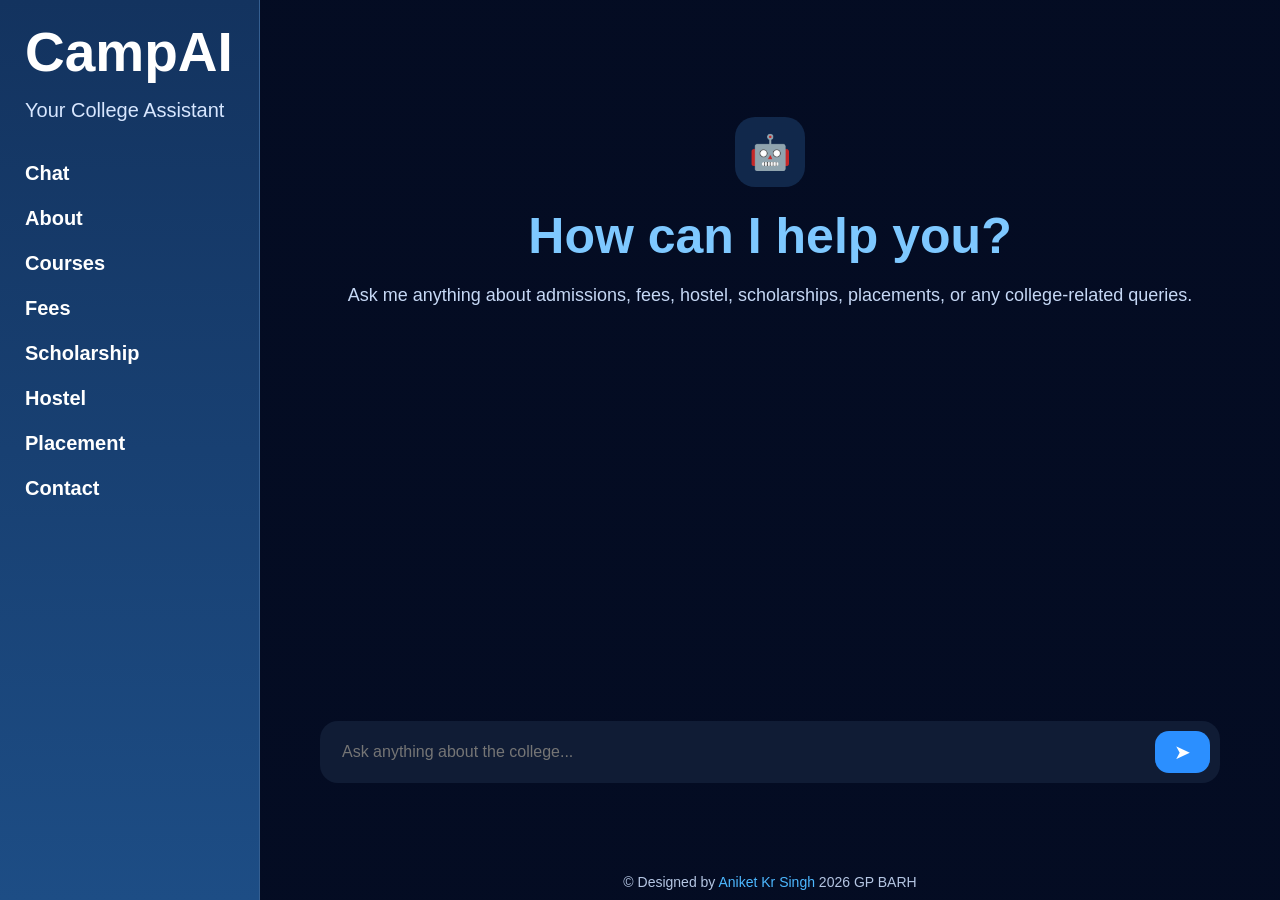
<file: index.html>
<!DOCTYPE html>
<html lang="en">

<head>

  <meta charset="UTF-8">

  <meta name="viewport"
        content="width=device-width, initial-scale=1.0">

  <title>CampusAI</title>

  <link rel="stylesheet" href="style.css">

</head>

<body>

<div class="main-container">

<!-- SIDEBAR -->

<div class="sidebar">

<h1>CampAI</h1>

<p>Your College Assistant</p>

<div class="menu">

<a href="index.html">Chat</a>
<a href="about.html">About</a>
<a href="course.html">Courses</a>
<a href="fee.html">Fees</a>
<a href="scholarship.html">Scholarship</a>
<a href="hostel.html">Hostel</a>
<a href="placement.html">Placement</a>
<a href="contact.html">Contact</a>

</div>

</div>

<!-- CHAT AREA -->

<div class="chat-section">

<div class="hero">

<div class="bot-icon">🤖</div>

<h1>How can I help you?</h1>

<p>
Ask me anything about admissions, fees,
hostel, scholarships, placements,
or any college-related queries.
</p>

</div>

<!-- CHAT BOX -->

<div class="chat-box" id="chatBox"></div>

<!-- INPUT -->

<div class="input-area">

<input
type="text"
id="userInput"
placeholder="Ask anything about the college..."
>

<button onclick="sendMessage()">➤</button>

</div>

<!-- FOOTER -->

<div class="footer">
© Designed by <span>Aniket Kr Singh</span> 2026
GP BARH
</div>

</div>

</div>

<script src="chatbotResponses.js"></script>
<script src="script.js"></script>

</body>
</file>
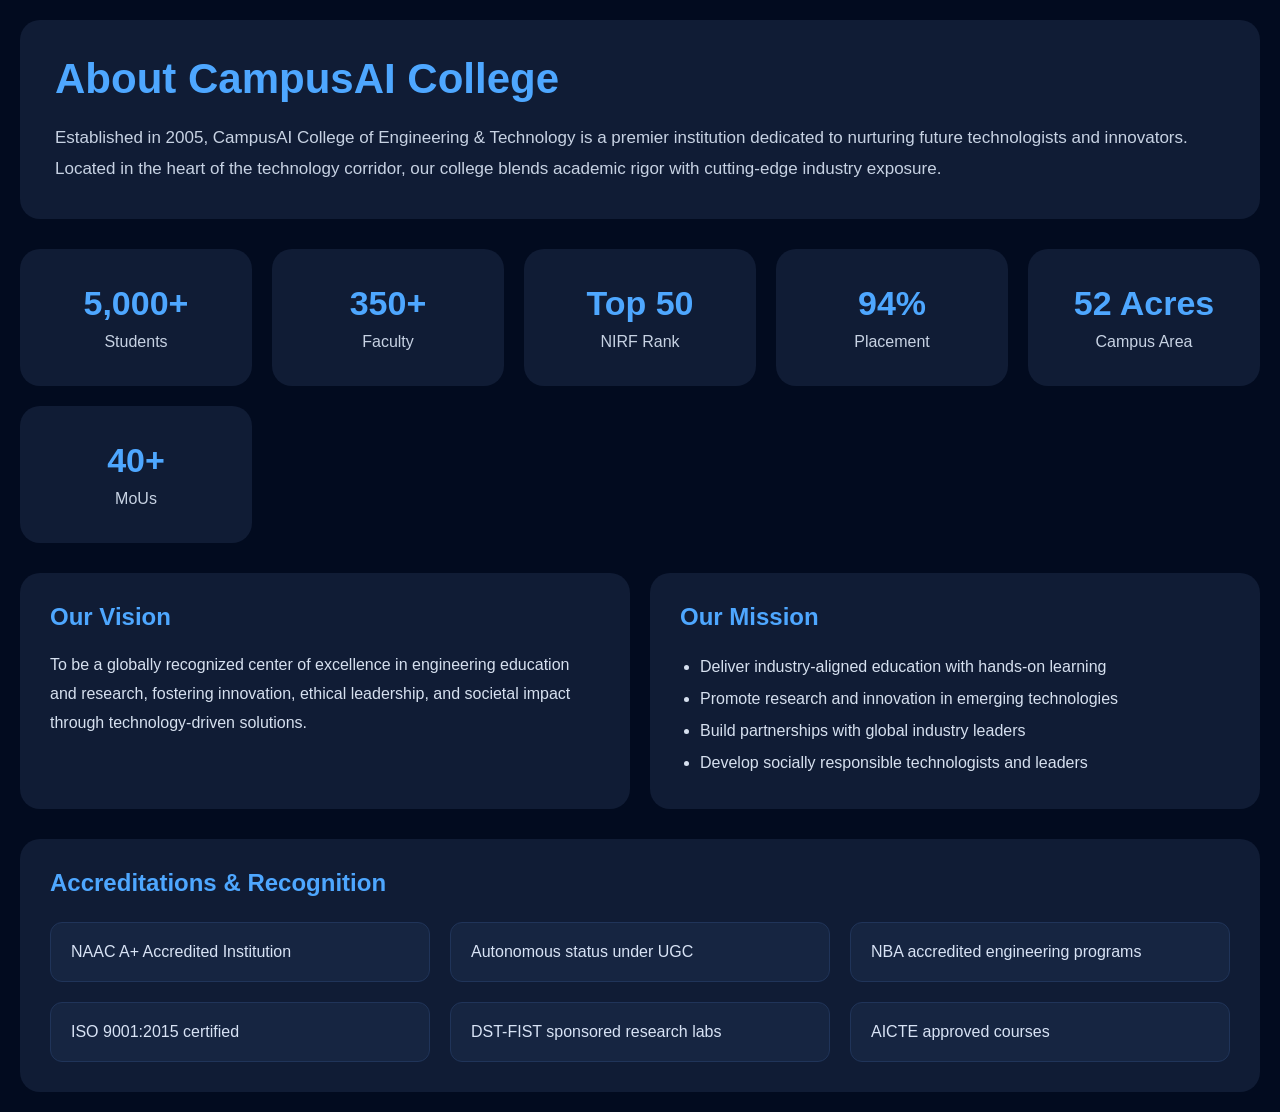
<file: about.html>
<!DOCTYPE html>
<html lang="en">

<head>
<meta charset="UTF-8">
<meta name="viewport" content="width=device-width, initial-scale=1.0">

<title>About CampusAI</title>

<link rel="stylesheet" href="about.css">

</head>

<body>

<div class="container">

<div class="top-box">

<h1>About CampusAI College</h1>

<p>
Established in 2005, CampusAI College of Engineering & Technology is a premier institution dedicated to nurturing future technologists and innovators.
Located in the heart of the technology corridor, our college blends academic rigor with cutting-edge industry exposure.
</p>

</div>

<div class="stats">

<div class="card">
<h2>5,000+</h2>
<p>Students</p>
</div>

<div class="card">
<h2>350+</h2>
<p>Faculty</p>
</div>

<div class="card">
<h2>Top 50</h2>
<p>NIRF Rank</p>
</div>

<div class="card">
<h2>94%</h2>
<p>Placement</p>
</div>

<div class="card">
<h2>52 Acres</h2>
<p>Campus Area</p>
</div>

<div class="card">
<h2>40+</h2>
<p>MoUs</p>
</div>

</div>

<div class="vision-mission">

<div class="box">

<h2>Our Vision</h2>

<p>
To be a globally recognized center of excellence in engineering education and research,
fostering innovation, ethical leadership, and societal impact through technology-driven solutions.
</p>

</div>

<div class="box">

<h2>Our Mission</h2>

<ul>
<li>Deliver industry-aligned education with hands-on learning</li>
<li>Promote research and innovation in emerging technologies</li>
<li>Build partnerships with global industry leaders</li>
<li>Develop socially responsible technologists and leaders</li>
</ul>

</div>

</div>

<div class="accreditation">

<h2>Accreditations & Recognition</h2>

<div class="accreditation-grid">

<div class="item">NAAC A+ Accredited Institution</div>
<div class="item">Autonomous status under UGC</div>
<div class="item">NBA accredited engineering programs</div>
<div class="item">ISO 9001:2015 certified</div>
<div class="item">DST-FIST sponsored research labs</div>
<div class="item">AICTE approved courses</div>

</div>

</div>

</div>

</body>
</html>
</file>
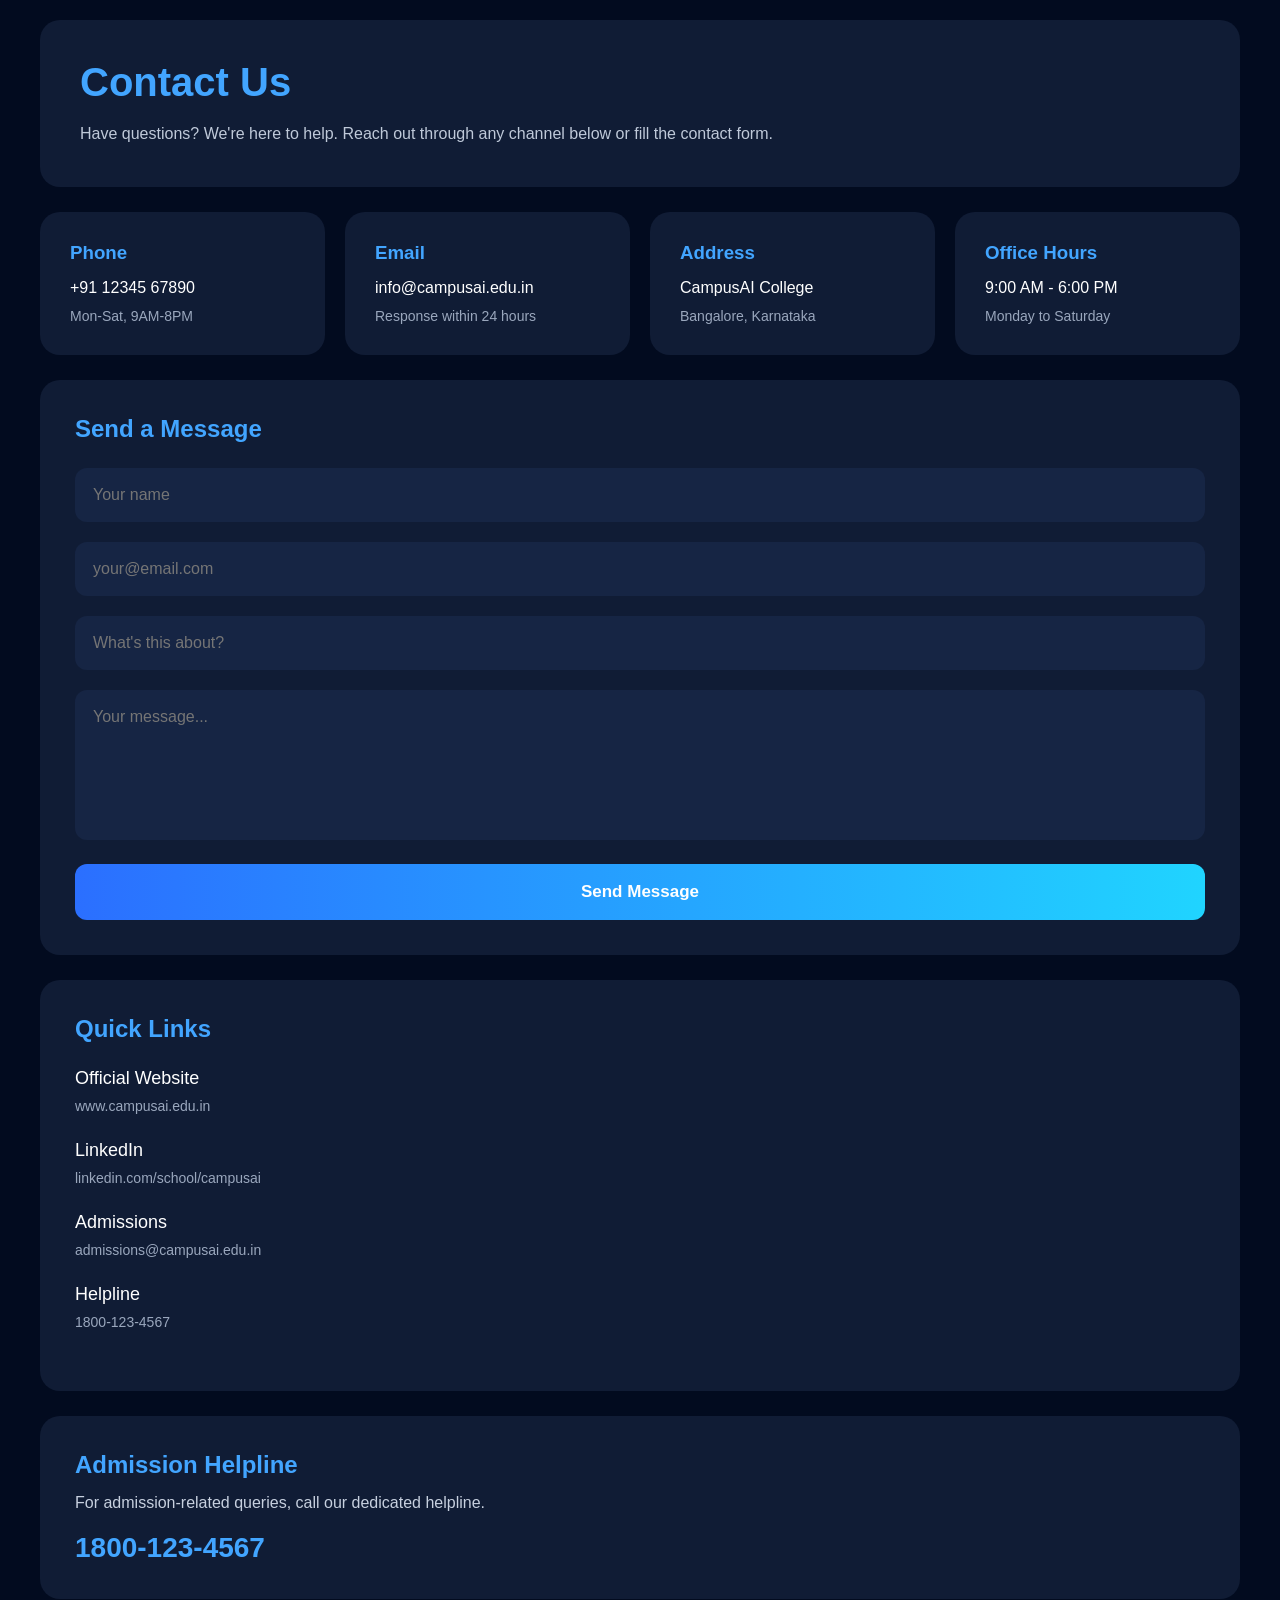
<file: contact.html>
<!DOCTYPE html>
<html lang="en">

<head>
<meta charset="UTF-8">
<meta name="viewport" content="width=device-width, initial-scale=1.0">
<title>Contact Us</title>

<link rel="stylesheet" href="contact.css">

</head>

<body>

<div class="container">

<div class="top-box">

<h1>Contact Us</h1>

<p>
Have questions? We're here to help.
Reach out through any channel below or fill the contact form.
</p>

</div>

<div class="info-grid">

<div class="info-card">
<h3>Phone</h3>
<p>+91 12345 67890</p>
<span>Mon-Sat, 9AM-8PM</span>
</div>

<div class="info-card">
<h3>Email</h3>
<p>info@campusai.edu.in</p>
<span>Response within 24 hours</span>
</div>

<div class="info-card">
<h3>Address</h3>
<p>CampusAI College</p>
<span>Bangalore, Karnataka</span>
</div>

<div class="info-card">
<h3>Office Hours</h3>
<p>9:00 AM - 6:00 PM</p>
<span>Monday to Saturday</span>
</div>

</div>

<div class="form-box">

<h2>Send a Message</h2>

<input type="text" placeholder="Your name">

<input type="email" placeholder="your@email.com">

<input type="text" placeholder="What's this about?">

<textarea placeholder="Your message..."></textarea>

<button>Send Message</button>

</div>

<div class="quick-links">

<h2>Quick Links</h2>

<div class="link-box">
<p>Official Website</p>
<span>www.campusai.edu.in</span>
</div>

<div class="link-box">
<p>LinkedIn</p>
<span>linkedin.com/school/campusai</span>
</div>

<div class="link-box">
<p>Admissions</p>
<span>admissions@campusai.edu.in</span>
</div>

<div class="link-box">
<p>Helpline</p>
<span>1800-123-4567</span>
</div>

</div>

<div class="bottom-box">

<h2>Admission Helpline</h2>

<p>
For admission-related queries,
call our dedicated helpline.
</p>

<h3>1800-123-4567</h3>

</div>

</div>

</body>
</html>
</file>
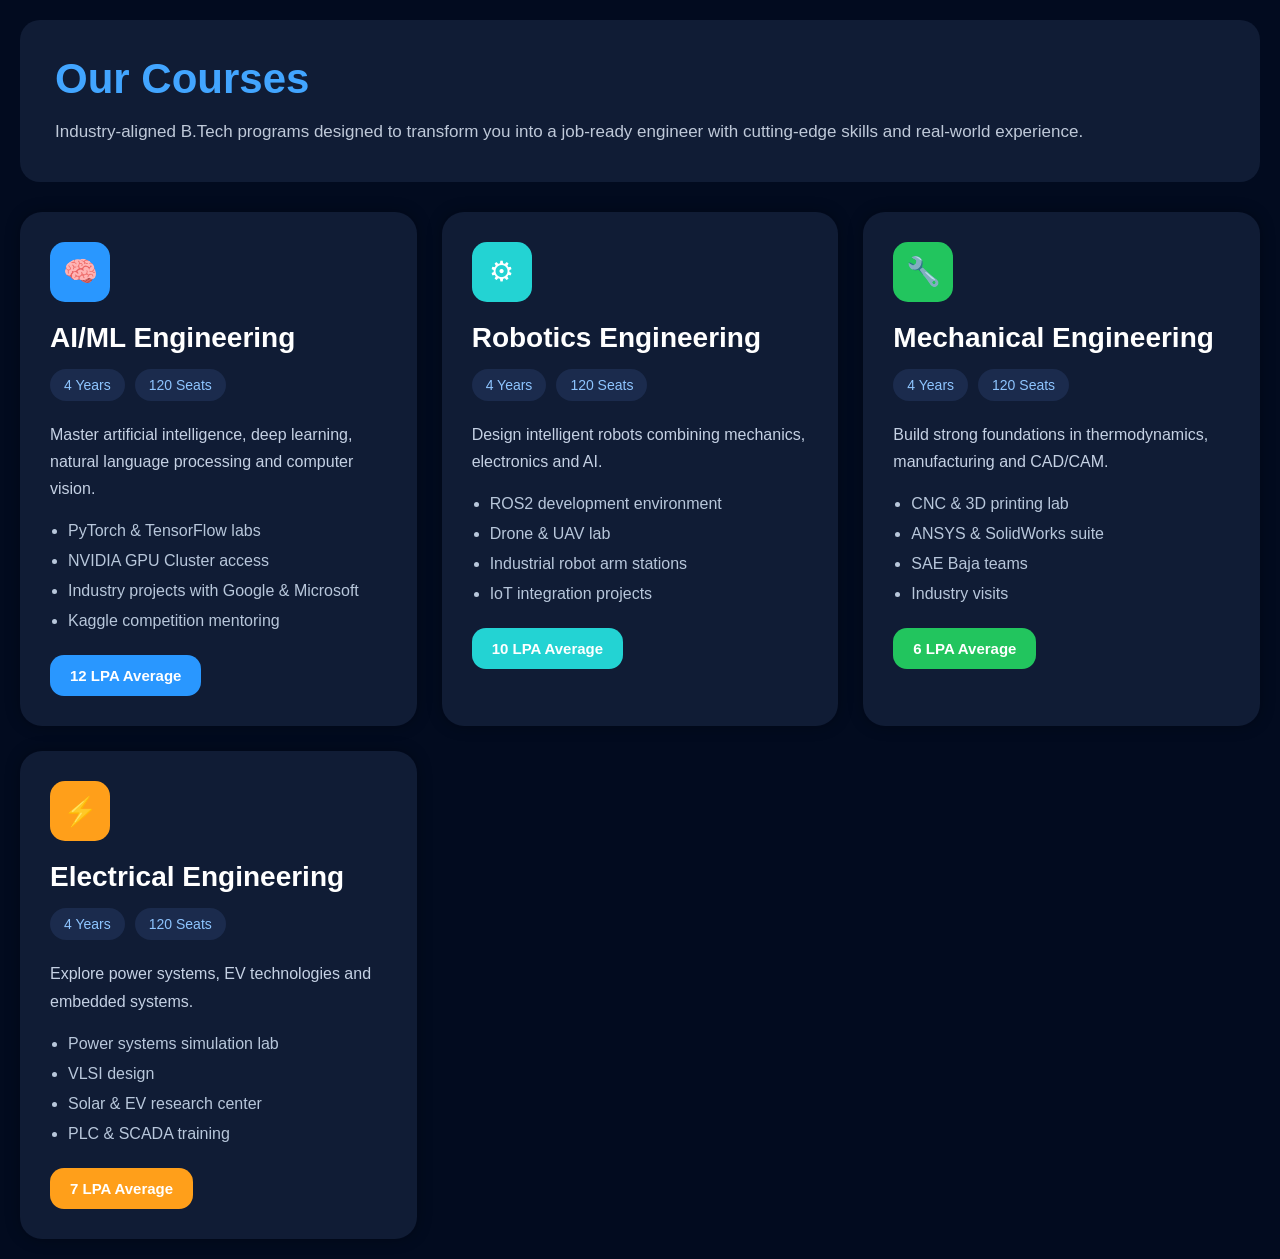
<file: course.html>
<!DOCTYPE html>
<html lang="en">

<head>
<meta charset="UTF-8">
<meta name="viewport" content="width=device-width, initial-scale=1.0">
<title>Courses</title>

<link rel="stylesheet" href="course.css">

</head>

<body>

<div class="container">

<div class="top-box">

<h1>Our Courses</h1>

<p>
Industry-aligned B.Tech programs designed to transform you
into a job-ready engineer with cutting-edge skills and
real-world experience.
</p>

</div>

<div class="course-grid">

<div class="course-card">

<div class="icon blue">🧠</div>

<h2>AI/ML Engineering</h2>

<div class="tags">
<span>4 Years</span>
<span>120 Seats</span>
</div>

<p class="desc">
Master artificial intelligence, deep learning,
natural language processing and computer vision.
</p>

<ul>
<li>PyTorch & TensorFlow labs</li>
<li>NVIDIA GPU Cluster access</li>
<li>Industry projects with Google & Microsoft</li>
<li>Kaggle competition mentoring</li>
</ul>

<div class="salary blue-btn">
12 LPA Average
</div>

</div>

<div class="course-card">

<div class="icon cyan">⚙</div>

<h2>Robotics Engineering</h2>

<div class="tags">
<span>4 Years</span>
<span>120 Seats</span>
</div>

<p class="desc">
Design intelligent robots combining mechanics,
electronics and AI.
</p>

<ul>
<li>ROS2 development environment</li>
<li>Drone & UAV lab</li>
<li>Industrial robot arm stations</li>
<li>IoT integration projects</li>
</ul>

<div class="salary cyan-btn">
10 LPA Average
</div>

</div>

<div class="course-card">

<div class="icon green">🔧</div>

<h2>Mechanical Engineering</h2>

<div class="tags">
<span>4 Years</span>
<span>120 Seats</span>
</div>

<p class="desc">
Build strong foundations in thermodynamics,
manufacturing and CAD/CAM.
</p>

<ul>
<li>CNC & 3D printing lab</li>
<li>ANSYS & SolidWorks suite</li>
<li>SAE Baja teams</li>
<li>Industry visits</li>
</ul>

<div class="salary green-btn">
6 LPA Average
</div>

</div>

<div class="course-card">

<div class="icon orange">⚡</div>

<h2>Electrical Engineering</h2>

<div class="tags">
<span>4 Years</span>
<span>120 Seats</span>
</div>

<p class="desc">
Explore power systems, EV technologies and
embedded systems.
</p>

<ul>
<li>Power systems simulation lab</li>
<li>VLSI design</li>
<li>Solar & EV research center</li>
<li>PLC & SCADA training</li>
</ul>

<div class="salary orange-btn">
7 LPA Average
</div>

</div>

</div>

</div>

</body>
</html>
</file>
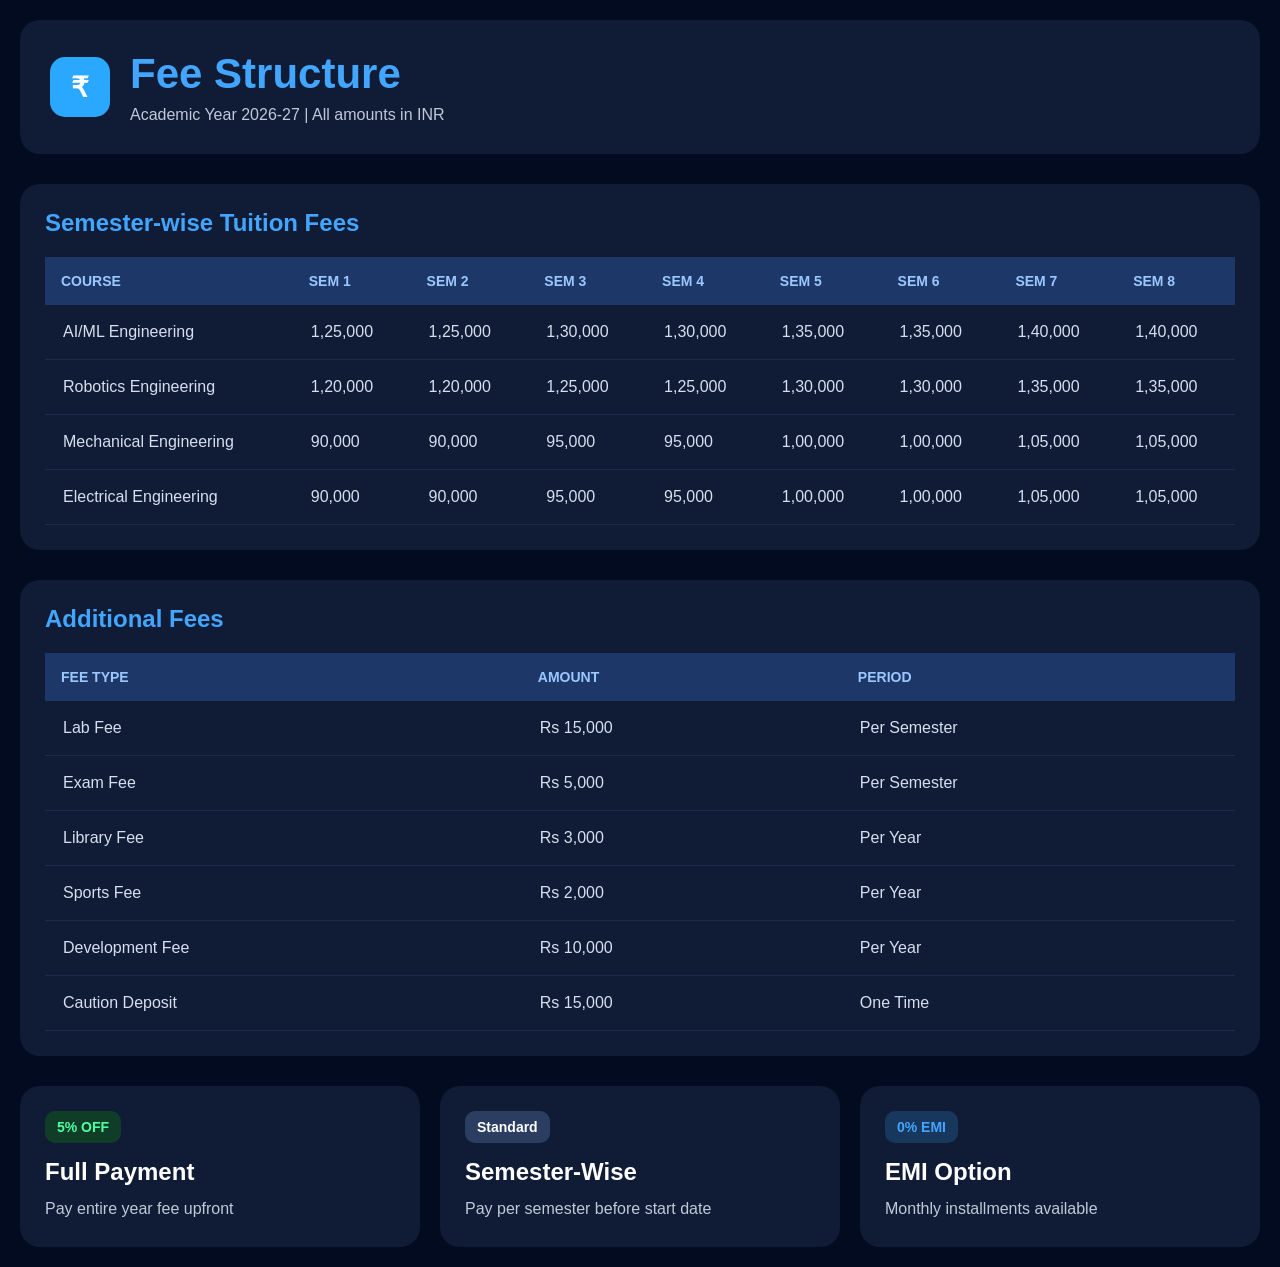
<file: fee.html>
<!DOCTYPE html>
<html lang="en">

<head>
<meta charset="UTF-8">
<meta name="viewport" content="width=device-width, initial-scale=1.0">

<title>Fee Structure</title>

<link rel="stylesheet" href="fee.css">

</head>

<body>

<div class="container">

<div class="top-box">

<div class="icon">₹</div>

<div>
<h1>Fee Structure</h1>
<p>Academic Year 2026-27 | All amounts in INR</p>
</div>

</div>

<div class="table-box">

<h2>Semester-wise Tuition Fees</h2>

<table>

<tr>
<th>COURSE</th>
<th>SEM 1</th>
<th>SEM 2</th>
<th>SEM 3</th>
<th>SEM 4</th>
<th>SEM 5</th>
<th>SEM 6</th>
<th>SEM 7</th>
<th>SEM 8</th>
</tr>

<tr>
<td>AI/ML Engineering</td>
<td>1,25,000</td>
<td>1,25,000</td>
<td>1,30,000</td>
<td>1,30,000</td>
<td>1,35,000</td>
<td>1,35,000</td>
<td>1,40,000</td>
<td>1,40,000</td>
</tr>

<tr>
<td>Robotics Engineering</td>
<td>1,20,000</td>
<td>1,20,000</td>
<td>1,25,000</td>
<td>1,25,000</td>
<td>1,30,000</td>
<td>1,30,000</td>
<td>1,35,000</td>
<td>1,35,000</td>
</tr>

<tr>
<td>Mechanical Engineering</td>
<td>90,000</td>
<td>90,000</td>
<td>95,000</td>
<td>95,000</td>
<td>1,00,000</td>
<td>1,00,000</td>
<td>1,05,000</td>
<td>1,05,000</td>
</tr>

<tr>
<td>Electrical Engineering</td>
<td>90,000</td>
<td>90,000</td>
<td>95,000</td>
<td>95,000</td>
<td>1,00,000</td>
<td>1,00,000</td>
<td>1,05,000</td>
<td>1,05,000</td>
</tr>

</table>

</div>

<div class="table-box">

<h2>Additional Fees</h2>

<table>

<tr>
<th>FEE TYPE</th>
<th>AMOUNT</th>
<th>PERIOD</th>
</tr>

<tr>
<td>Lab Fee</td>
<td>Rs 15,000</td>
<td>Per Semester</td>
</tr>

<tr>
<td>Exam Fee</td>
<td>Rs 5,000</td>
<td>Per Semester</td>
</tr>

<tr>
<td>Library Fee</td>
<td>Rs 3,000</td>
<td>Per Year</td>
</tr>

<tr>
<td>Sports Fee</td>
<td>Rs 2,000</td>
<td>Per Year</td>
</tr>

<tr>
<td>Development Fee</td>
<td>Rs 10,000</td>
<td>Per Year</td>
</tr>

<tr>
<td>Caution Deposit</td>
<td>Rs 15,000</td>
<td>One Time</td>
</tr>

</table>

</div>

<div class="cards">

<div class="pay-card green">
<h3>5% OFF</h3>
<h2>Full Payment</h2>
<p>Pay entire year fee upfront</p>
</div>

<div class="pay-card">
<h3>Standard</h3>
<h2>Semester-Wise</h2>
<p>Pay per semester before start date</p>
</div>

<div class="pay-card blue">
<h3>0% EMI</h3>
<h2>EMI Option</h2>
<p>Monthly installments available</p>
</div>

</div>

</div>

</body>
</html>
</file>
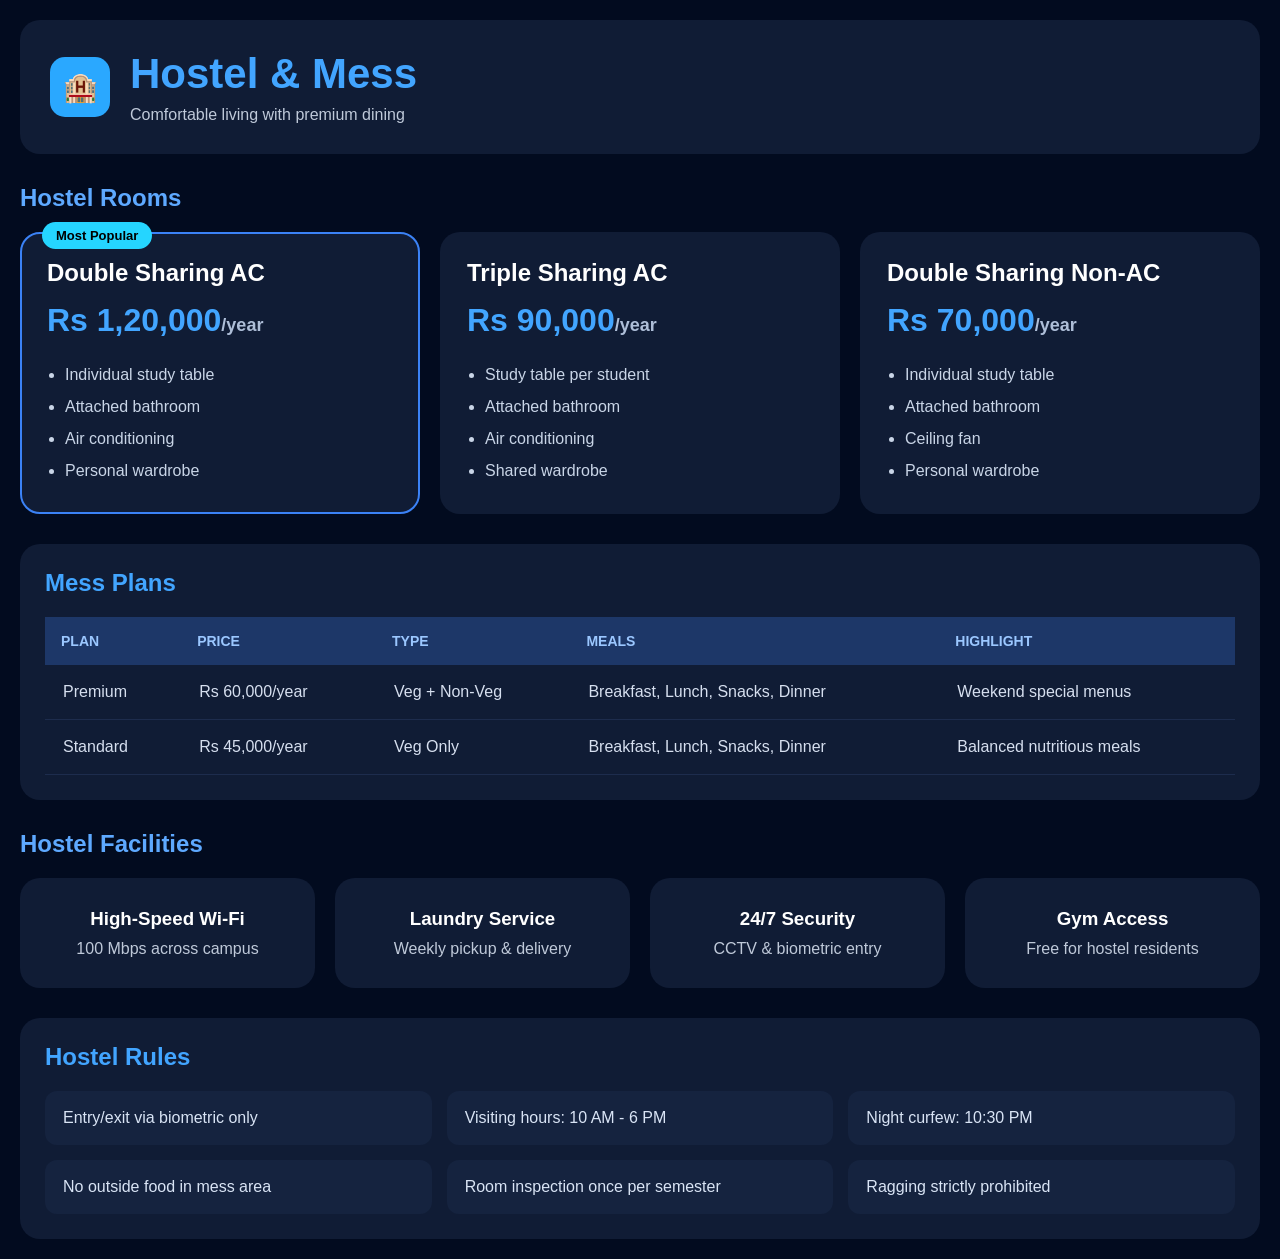
<file: hostel.html>
<!DOCTYPE html>
<html lang="en">

<head>
<meta charset="UTF-8">
<meta name="viewport" content="width=device-width, initial-scale=1.0">

<title>Hostel & Mess</title>

<link rel="stylesheet" href="hostel.css">

</head>

<body>

<div class="container">

<div class="top-box">

<div class="icon">🏨</div>

<div>
<h1>Hostel & Mess</h1>
<p>Comfortable living with premium dining</p>
</div>

</div>

<h2 class="section-title">Hostel Rooms</h2>

<div class="rooms">

<div class="room-card active">

<div class="tag">Most Popular</div>

<h2>Double Sharing AC</h2>

<h1>Rs 1,20,000<span>/year</span></h1>

<ul>
<li>Individual study table</li>
<li>Attached bathroom</li>
<li>Air conditioning</li>
<li>Personal wardrobe</li>
</ul>

</div>

<div class="room-card">

<h2>Triple Sharing AC</h2>

<h1>Rs 90,000<span>/year</span></h1>

<ul>
<li>Study table per student</li>
<li>Attached bathroom</li>
<li>Air conditioning</li>
<li>Shared wardrobe</li>
</ul>

</div>

<div class="room-card">

<h2>Double Sharing Non-AC</h2>

<h1>Rs 70,000<span>/year</span></h1>

<ul>
<li>Individual study table</li>
<li>Attached bathroom</li>
<li>Ceiling fan</li>
<li>Personal wardrobe</li>
</ul>

</div>

</div>

<div class="table-box">

<h2>Mess Plans</h2>

<table>

<tr>
<th>PLAN</th>
<th>PRICE</th>
<th>TYPE</th>
<th>MEALS</th>
<th>HIGHLIGHT</th>
</tr>

<tr>
<td>Premium</td>
<td>Rs 60,000/year</td>
<td>Veg + Non-Veg</td>
<td>Breakfast, Lunch, Snacks, Dinner</td>
<td>Weekend special menus</td>
</tr>

<tr>
<td>Standard</td>
<td>Rs 45,000/year</td>
<td>Veg Only</td>
<td>Breakfast, Lunch, Snacks, Dinner</td>
<td>Balanced nutritious meals</td>
</tr>

</table>

</div>

<h2 class="section-title">Hostel Facilities</h2>

<div class="facilities">

<div class="facility-card">
<h3>High-Speed Wi-Fi</h3>
<p>100 Mbps across campus</p>
</div>

<div class="facility-card">
<h3>Laundry Service</h3>
<p>Weekly pickup & delivery</p>
</div>

<div class="facility-card">
<h3>24/7 Security</h3>
<p>CCTV & biometric entry</p>
</div>

<div class="facility-card">
<h3>Gym Access</h3>
<p>Free for hostel residents</p>
</div>

</div>

<div class="rules-box">

<h2>Hostel Rules</h2>

<div class="rules">

<div class="rule">Entry/exit via biometric only</div>
<div class="rule">Visiting hours: 10 AM - 6 PM</div>
<div class="rule">Night curfew: 10:30 PM</div>
<div class="rule">No outside food in mess area</div>
<div class="rule">Room inspection once per semester</div>
<div class="rule">Ragging strictly prohibited</div>

</div>

</div>

</div>

</body>
</html>
</file>
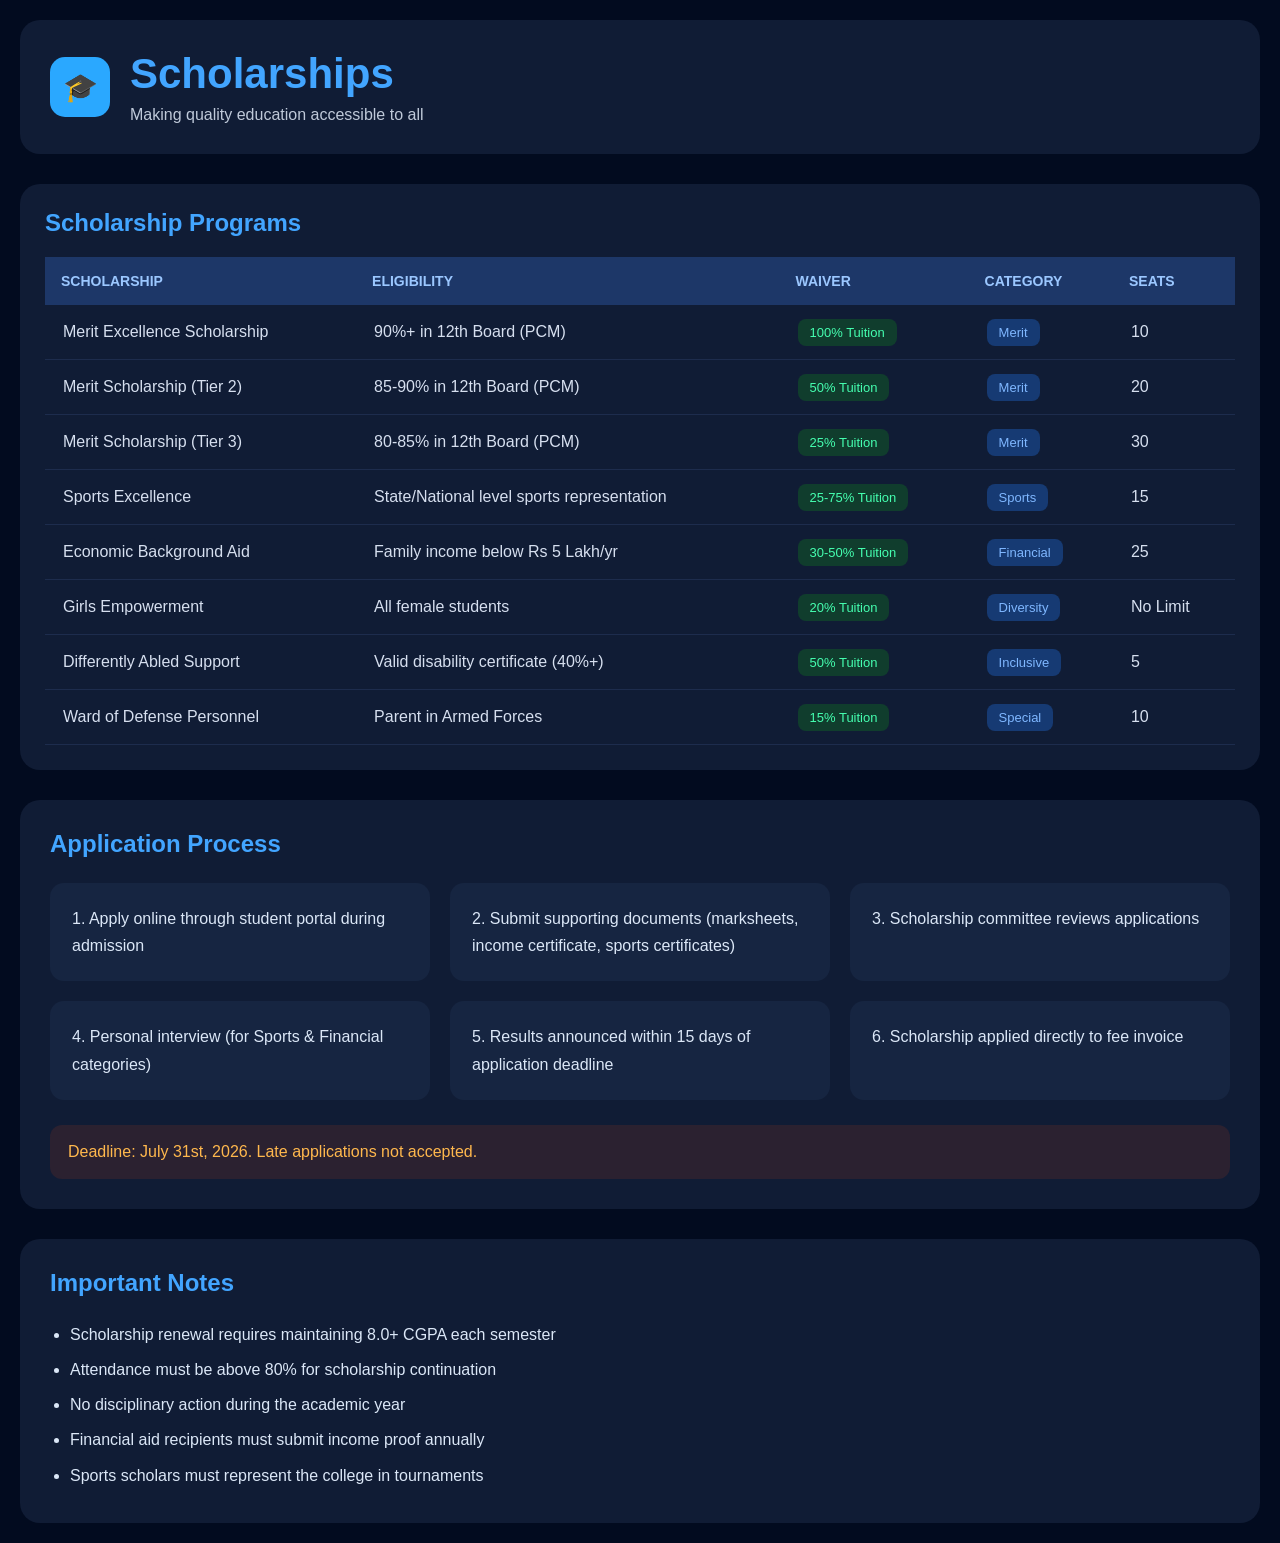
<file: scholarship.html>
<!DOCTYPE html>
<html lang="en">

<head>
<meta charset="UTF-8">
<meta name="viewport" content="width=device-width, initial-scale=1.0">

<title>Scholarships</title>

<link rel="stylesheet" href="scholarship.css">

</head>

<body>

<div class="container">

<div class="top-box">

<div class="icon">🎓</div>

<div>
<h1>Scholarships</h1>
<p>Making quality education accessible to all</p>
</div>

</div>

<div class="table-box">

<h2>Scholarship Programs</h2>

<table>

<tr>
<th>SCHOLARSHIP</th>
<th>ELIGIBILITY</th>
<th>WAIVER</th>
<th>CATEGORY</th>
<th>SEATS</th>
</tr>

<tr>
<td>Merit Excellence Scholarship</td>
<td>90%+ in 12th Board (PCM)</td>
<td><span class="green">100% Tuition</span></td>
<td><span class="blue">Merit</span></td>
<td>10</td>
</tr>

<tr>
<td>Merit Scholarship (Tier 2)</td>
<td>85-90% in 12th Board (PCM)</td>
<td><span class="green">50% Tuition</span></td>
<td><span class="blue">Merit</span></td>
<td>20</td>
</tr>

<tr>
<td>Merit Scholarship (Tier 3)</td>
<td>80-85% in 12th Board (PCM)</td>
<td><span class="green">25% Tuition</span></td>
<td><span class="blue">Merit</span></td>
<td>30</td>
</tr>

<tr>
<td>Sports Excellence</td>
<td>State/National level sports representation</td>
<td><span class="green">25-75% Tuition</span></td>
<td><span class="blue">Sports</span></td>
<td>15</td>
</tr>

<tr>
<td>Economic Background Aid</td>
<td>Family income below Rs 5 Lakh/yr</td>
<td><span class="green">30-50% Tuition</span></td>
<td><span class="blue">Financial</span></td>
<td>25</td>
</tr>

<tr>
<td>Girls Empowerment</td>
<td>All female students</td>
<td><span class="green">20% Tuition</span></td>
<td><span class="blue">Diversity</span></td>
<td>No Limit</td>
</tr>

<tr>
<td>Differently Abled Support</td>
<td>Valid disability certificate (40%+)</td>
<td><span class="green">50% Tuition</span></td>
<td><span class="blue">Inclusive</span></td>
<td>5</td>
</tr>

<tr>
<td>Ward of Defense Personnel</td>
<td>Parent in Armed Forces</td>
<td><span class="green">15% Tuition</span></td>
<td><span class="blue">Special</span></td>
<td>10</td>
</tr>

</table>

</div>

<div class="process-box">

<h2>Application Process</h2>

<div class="process-grid">

<div class="step">1. Apply online through student portal during admission</div>

<div class="step">2. Submit supporting documents (marksheets, income certificate, sports certificates)</div>

<div class="step">3. Scholarship committee reviews applications</div>

<div class="step">4. Personal interview (for Sports & Financial categories)</div>

<div class="step">5. Results announced within 15 days of application deadline</div>

<div class="step">6. Scholarship applied directly to fee invoice</div>

</div>

<div class="deadline">
Deadline: July 31st, 2026. Late applications not accepted.
</div>

</div>

<div class="notes-box">

<h2>Important Notes</h2>

<ul>
<li>Scholarship renewal requires maintaining 8.0+ CGPA each semester</li>
<li>Attendance must be above 80% for scholarship continuation</li>
<li>No disciplinary action during the academic year</li>
<li>Financial aid recipients must submit income proof annually</li>
<li>Sports scholars must represent the college in tournaments</li>
</ul>

</div>

</div>

</body>
</html>
</file>
<file: style.css>
*{
margin:0;
padding:0;
box-sizing:border-box;
font-family:Arial;
}

body{
background:#020b1f;
color:white;
height:100vh;
overflow:hidden;
}

.main-container{
display:flex;
height:100vh;
}

/* SIDEBAR */

.sidebar{
width:260px;
background:linear-gradient(to bottom,#13335f,#1d4d85);
padding:20px 25px;
border-right:1px solid #355f91;
}

.sidebar h1{
font-size:55px;
margin-bottom:15px;
color:white;
}

.sidebar p{
color:#d8e7ff;
margin-bottom:40px;
font-size:20px;
}

.menu{
display:flex;
flex-direction:column;
gap:22px;
}

.menu a{
text-decoration:none;
color:white;
font-size:20px;
font-weight:bold;
transition:0.3s;
}

.menu a:hover{
color:#4db8ff;
padding-left:10px;
}

/* CHAT SECTION */

.chat-section{
flex:1;
display:flex;
flex-direction:column;
justify-content:center;
align-items:center;
padding: 20px;
background:
linear-gradient(rgba(4,12,35,0.92),rgba(4,12,35,0.92)),
url('https://images.unsplash.com/photo-1516321318423-f06f85e504b3?q=80&w=2070');
background-size:cover;
background-position:center;
position:relative;
}

/* HERO */

.hero{
text-align:center;
margin-bottom:40px;
}

.bot-icon{
width:70px;
height:70px;
background:#11284b;
border-radius:20px;
display:flex;
align-items:center;
justify-content:center;
font-size:34px;
margin:auto;
margin-bottom:20px;
}

.hero h1{
font-size:50px;
margin-bottom:15px;
color:#7ec8ff;
}

.hero p{
font-size:18px;
color:#c6d8f5;
line-height:1.7;
}

/* QUICK BUTTONS */

.quick-buttons{
display:grid;
grid-template-columns:repeat(2,280px);
gap:15px;
margin-bottom:40px;
}

.quick-buttons button{
background:#101c35;
border:none;
padding:18px;
border-radius:16px;
color:white;
font-size:15px;
cursor:pointer;
transition:0.3s;
}

.quick-buttons button:hover{
background:#1f3c68;
transform:translateY(-3px);
}

/* CHAT BOX */

.chat-box{
width:100%;
max-width:900px;
height:350px;
overflow-y:auto;
margin-bottom:20px;
padding: 10px;
display: flex;
flex-direction: column;
gap: 15px;
}

/* INPUT AREA */

.input-area{
width:100%;
max-width:900px;
display:flex;
background:#101c35;
border-radius:18px;
padding:10px;
}

.input-area input{
flex:1;
background:transparent;
border:none;
outline:none;
color:white;
font-size:16px;
padding:12px;
}

.input-area button{
width:55px;
border:none;
background:#2b8fff;
color:white;
border-radius:14px;
font-size:20px;
cursor:pointer;
}

/* FOOTER */

.footer{
position:absolute;
bottom:10px;
left:50%;
transform:translateX(-50%);
font-size:14px;
color:#b5c6e3;
}

.footer span{
color:#4db8ff;
}

/* MOBILE */

@media(max-width:900px){

.main-container{
flex-direction:column;
}

.sidebar{
width:100%;
height:auto;
}

.quick-buttons{
grid-template-columns:1fr;
width:100%;
}

.hero h1{
font-size:38px;
}

}

/* CHAT MESSAGES */

.message{
padding:14px 18px;
margin-bottom:15px;
border-radius:15px;
max-width:75%;
line-height:1.6;
font-size:15px;
}

.user-message{
background:#2b8fff;
margin-left:auto;
color:white;
}

.bot-message{
background:#101c35;
color:#dce9ff;
border:1px solid #23456f;
}

/* SCROLL */

.chat-box::-webkit-scrollbar{
width:6px;
}

.chat-box::-webkit-scrollbar-thumb{
background:#2b8fff;
border-radius:20px;
}
</file>
<file: about.css>
*{
margin:0;
padding:0;
box-sizing:border-box;
font-family:Arial;
}

body{
background:#020b1f;
color:white;
padding:20px;
}

.container{
max-width:1400px;
margin:auto;
}

.top-box{
background:#101c35;
padding:35px;
border-radius:20px;
margin-bottom:30px;
}

.top-box h1{
font-size:42px;
color:#4ea7ff;
margin-bottom:20px;
}

.top-box p{
line-height:1.8;
color:#c7d2e3;
font-size:17px;
}

.stats{
display:grid;
grid-template-columns:repeat(auto-fit,minmax(220px,1fr));
gap:20px;
margin-bottom:30px;
}

.card{
background:#101c35;
padding:35px;
border-radius:20px;
text-align:center;
}

.card h2{
font-size:34px;
color:#4ea7ff;
margin-bottom:10px;
}

.card p{
color:#c7d2e3;
}

.vision-mission{
display:grid;
grid-template-columns:repeat(auto-fit,minmax(350px,1fr));
gap:20px;
margin-bottom:30px;
}

.box{
background:#101c35;
padding:30px;
border-radius:20px;
}

.box h2{
margin-bottom:20px;
color:#4ea7ff;
}

.box p{
line-height:1.8;
color:#d6e0ef;
}

.box ul{
padding-left:20px;
line-height:2;
color:#d6e0ef;
}

.accreditation{
background:#101c35;
padding:30px;
border-radius:20px;
}

.accreditation h2{
margin-bottom:25px;
color:#4ea7ff;
}

.accreditation-grid{
display:grid;
grid-template-columns:repeat(auto-fit,minmax(300px,1fr));
gap:20px;
}

.item{
background:#162541;
padding:20px;
border-radius: 12px;
color: #d8e3f5;
border: 1px solid #203459;}
</file>
<file: contact.css>
*{
margin:0;
padding:0;
box-sizing:border-box;
font-family:Arial;
}

body{
background:#020b1f;
color:white;
padding:20px;
}

.container{
max-width:1200px;
margin:auto;
}

.top-box{
background:#101c35;
padding:40px;
border-radius:20px;
margin-bottom:25px;
}

.top-box h1{
font-size:40px;
color:#42a5ff;
margin-bottom:15px;
}

.top-box p{
color:#bfc9d9;
line-height:1.7;
}

.info-grid{
display:grid;
grid-template-columns:repeat(auto-fit,minmax(220px,1fr));
gap:20px;
margin-bottom:25px;
}

.info-card{
background:#101c35;
padding:30px;
border-radius:20px;
}

.info-card h3{
color:#42a5ff;
margin-bottom:15px;
}

.info-card p{
margin-bottom:10px;
}

.info-card span{
color:#9aa7bd;
font-size:14px;
}

.form-box{
background:#101c35;
padding:35px;
border-radius:20px;
margin-bottom:25px;
}

.form-box h2{
color:#42a5ff;
margin-bottom:25px;
}

.form-box input,
.form-box textarea{
width:100%;
background:#162544;
border:none;
outline:none;
padding:18px;
border-radius:12px;
margin-bottom:20px;
color:white;
font-size:16px;
}

.form-box textarea{
height:150px;
resize:none;
}

.form-box button{
width:100%;
padding:18px;
border:none;
border-radius:12px;
background:linear-gradient(90deg,#2b6fff,#20d4ff);
color:white;
font-size:17px;
font-weight:bold;
cursor:pointer;
}

.quick-links{
background:#101c35;
padding:35px;
border-radius:20px;
margin-bottom:25px;
}

.quick-links h2{
color:#42a5ff;
margin-bottom:25px;
}

.link-box{
margin-bottom:25px;
}

.link-box p{
font-size:18px;
margin-bottom:8px;
}

.link-box span{
color:#9aa7bd;
font-size:14px;
}

.bottom-box{
background:#101c35;
padding:35px;
border-radius:20px;
}

.bottom-box h2{
color:#42a5ff;
margin-bottom:15px;
}

.bottom-box p{
color:#c7d0df;
margin-bottom:20px;
}

.bottom-box h3{
color:#42a5ff;
font-size:28px;
}
</file>
<file: course.css>
*{
margin:0;
padding:0;
box-sizing:border-box;
font-family:Arial;
}

body{
background:#020b1f;
color:white;
padding:20px;
}

.container{
max-width:1300px;
margin:auto;
}

.top-box{
background:#101c35;
padding:35px;
border-radius:20px;
margin-bottom:30px;
}

.top-box h1{
font-size:42px;
color:#42a5ff;
margin-bottom:15px;
}

.top-box p{
color:#bfc9d9;
line-height:1.7;
font-size:17px;
}

.course-grid{
display:grid;
grid-template-columns:repeat(auto-fit,minmax(320px,1fr));
gap:25px;
}

.course-card{
background:#101c35;
padding:30px;
border-radius:22px;
box-shadow:0 0 15px rgba(0,0,0,0.3);
}

.icon{
width:60px;
height:60px;
border-radius:15px;
display:flex;
align-items:center;
justify-content:center;
font-size:28px;
margin-bottom:20px;
}

.blue{
background:#2997ff;
}

.cyan{
background:#23d3d3;
}

.green{
background:#22c55e;
}

.orange{
background:#ff9f1a;
}

.course-card h2{
margin-bottom:15px;
font-size:28px;
}

.tags{
display:flex;
gap:10px;
margin-bottom:20px;
}

.tags span{
background:#1b2b4d;
padding:8px 14px;
border-radius:20px;
font-size:14px;
color:#8ec5ff;
}

.desc{
color:#c5d1e4;
line-height:1.7;
margin-bottom:20px;
}

.course-card ul{
padding-left:18px;
margin-bottom:25px;
}

.course-card ul li{
margin-bottom:12px;
color:#b8c7db;
}

.salary{
display:inline-block;
padding:12px 20px;
border-radius:14px;
font-weight:bold;
font-size:15px;
}

.blue-btn{
background:#2997ff;
}

.cyan-btn{
background:#23d3d3;
}

.green-btn{
background:#22c55e;
}

.orange-btn{
background:#ff9f1a;
}
</file>
<file: fee.css>
*{
margin:0;
padding:0;
box-sizing:border-box;
font-family:Arial;
}

body{
background:#020b1f;
color:white;
padding:20px;
}

.container{
max-width:1400px;
margin:auto;
}

.top-box{
background:#101c35;
padding:30px;
border-radius:20px;
display:flex;
align-items:center;
gap:20px;
margin-bottom:30px;
}

.icon{
width:60px;
height:60px;
background:#2aa8ff;
border-radius:15px;
display:flex;
align-items:center;
justify-content:center;
font-size:28px;
font-weight:bold;
}

.top-box h1{
font-size:42px;
color:#42a5ff;
margin-bottom:8px;
}

.top-box p{
color:#bfc9d9;
}

.table-box{
background:#101c35;
padding:25px;
border-radius:20px;
margin-bottom:30px;
overflow:auto;
}

.table-box h2{
margin-bottom:20px;
color:#42a5ff;
}

table{
width:100%;
border-collapse:collapse;
min-width:900px;
}

th{
background:#1d3768;
padding:16px;
text-align:left;
color:#9bc7ff;
font-size:14px;
}

td{
padding:18px;
border-bottom:1px solid #1d2c4d;
color:#d6dfef;
}

.cards{
display:grid;
grid-template-columns:repeat(auto-fit,minmax(250px,1fr));
gap:20px;
}

.pay-card{
background:#101c35;
padding:25px;
border-radius:20px;
}

.pay-card h3{
display:inline-block;
background:#2b3d60;
padding:8px 12px;
border-radius:10px;
font-size:14px;
margin-bottom:15px;
}

.pay-card h2{
margin-bottom:10px;
}

.pay-card p{
color:#bfc9d9;
line-height:1.6;
}

.green h3{
background:#103d28;
color:#4dff9e;
}

.blue h3{
background:#17375c;
color:#42a5ff;
}
</file>
<file: hostel.css>
*{
margin:0;
padding:0;
box-sizing:border-box;
font-family:Arial;
}

body{
background:#020b1f;
color:white;
padding:20px;
}

.container{
max-width:1400px;
margin:auto;
}

.top-box{
background:#101c35;
padding:30px;
border-radius:20px;
display:flex;
align-items:center;
gap:20px;
margin-bottom:30px;
}

.icon{
width:60px;
height:60px;
background:#2aa8ff;
border-radius:15px;
display:flex;
align-items:center;
justify-content:center;
font-size:28px;
}

.top-box h1{
font-size:42px;
color:#42a5ff;
margin-bottom:8px;
}

.top-box p{
color:#bfc9d9;
}

.section-title{
margin:20px 0;
color:#5ea9ff;
}

.rooms{
display:grid;
grid-template-columns:repeat(auto-fit,minmax(280px,1fr));
gap:20px;
margin-bottom:30px;
}

.room-card{
background:#101c35;
padding:25px;
border-radius:20px;
position:relative;
border:2px solid transparent;
}

.room-card.active{
border:2px solid #3b82f6;
}

.tag{
position:absolute;
top:-12px;
left:20px;
background:#25d5ff;
color:#000;
padding:6px 14px;
border-radius:20px;
font-size:13px;
font-weight:bold;
}

.room-card h2{
margin-bottom:15px;
}

.room-card h1{
color:#42a5ff;
margin-bottom:20px;
}

.room-card span{
font-size:18px;
color:#aebed8;
}

.room-card ul{
padding-left:18px;
line-height:2;
color:#c9d5e7;
}

.table-box{
background:#101c35;
padding:25px;
border-radius:20px;
margin-bottom:30px;
overflow:auto;
}

.table-box h2{
margin-bottom:20px;
color:#42a5ff;
}

table{
width:100%;
border-collapse:collapse;
min-width:900px;
}

th{
background:#1d3768;
padding:16px;
text-align:left;
color:#9bc7ff;
font-size:14px;
}

td{
padding:18px;
border-bottom:1px solid #1d2c4d;
color:#d6dfef;
}

.facilities{
display:grid;
grid-template-columns:repeat(auto-fit,minmax(220px,1fr));
gap:20px;
margin-bottom:30px;
}

.facility-card{
background:#101c35;
padding:30px;
border-radius:20px;
text-align:center;
}

.facility-card h3{
margin-bottom:10px;
}

.facility-card p{
color:#bfc9d9;
}

.rules-box{
background:#101c35;
padding:25px;
border-radius:20px;
}

.rules-box h2{
margin-bottom:20px;
color:#42a5ff;
}

.rules{
display:grid;
grid-template-columns:repeat(auto-fit,minmax(300px,1fr));
gap:15px;
}

.rule{
background:#15233f;
padding:18px;
border-radius:12px;
color:#d9e4f5;
}
</file>
<file: scholarship.css>
*{
margin:0;
padding:0;
box-sizing:border-box;
font-family:Arial;
}

body{
background:#020b1f;
color:white;
padding:20px;
}

.container{
max-width:1400px;
margin:auto;
}

.top-box{
background:#101c35;
padding:30px;
border-radius:20px;
display:flex;
align-items:center;
gap:20px;
margin-bottom:30px;
}

.icon{
width:60px;
height:60px;
background:#2aa8ff;
border-radius:15px;
display:flex;
align-items:center;
justify-content:center;
font-size:28px;
}

.top-box h1{
font-size:42px;
color:#42a5ff;
margin-bottom:8px;
}

.top-box p{
color:#bfc9d9;
}

.table-box{
background:#101c35;
padding:25px;
border-radius:20px;
margin-bottom:30px;
overflow:auto;
}

.table-box h2{
margin-bottom:20px;
color:#42a5ff;
}

table{
width:100%;
border-collapse:collapse;
min-width:1000px;
}

th{
background:#1d3768;
padding:16px;
text-align:left;
color:#9bc7ff;
font-size:14px;
}

td{
padding:18px;
border-bottom:1px solid #1d2c4d;
color:#d6dfef;
}

.green{
background:#103d2d;
padding:6px 12px;
border-radius:8px;
color:#45ffb0;
font-size:13px;
}

.blue{
background:#163a73;
padding:6px 12px;
border-radius:8px;
color:#7fb7ff;
font-size:13px;
}

.process-box{
background:#101c35;
padding:30px;
border-radius:20px;
margin-bottom:30px;
}

.process-box h2{
margin-bottom:25px;
color:#42a5ff;
}

.process-grid{
display:grid;
grid-template-columns:repeat(auto-fit,minmax(300px,1fr));
gap:20px;
margin-bottom:25px;
}

.step{
background:#162541;
padding:22px;
border-radius:14px;
line-height:1.7;
color:#dbe7f7;
}

.deadline{
background:#2b2130;
padding:18px;
border-radius:12px;
color:#ffb84d;
}

.notes-box{
background:#101c35;
padding:30px;
border-radius:20px;
}

.notes-box h2{
margin-bottom:20px;
color:#42a5ff;
}

.notes-box ul{
padding-left:20px;
line-height:2.2;
color:#dbe7f7;
}
</file>
